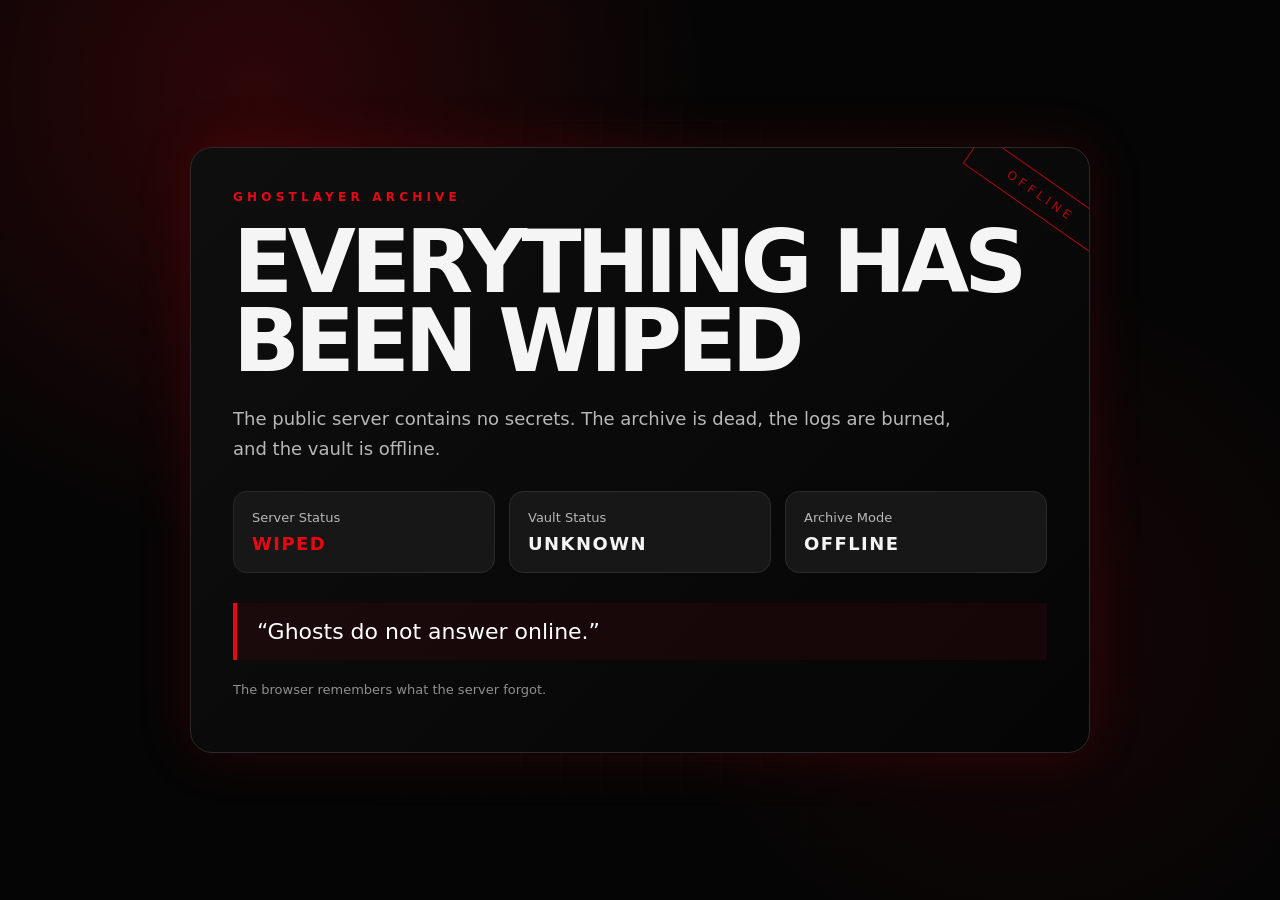
<file: index.html>
<!doctype html>
<html lang="en">
<head>
  <meta charset="utf-8">
  <meta name="viewport" content="width=device-width,initial-scale=1">
  <title>Offline Ghost | GhostLayer Archive</title>
  <link rel="manifest" href="./manifest.json">
  <link rel="stylesheet" href="./assets/style.css">
</head>
<body>
  <!-- ghosts do not live on servers -->
  <main class="shell">
    <section class="panel">
      <p class="eyebrow">GHOSTLAYER ARCHIVE</p>
      <h1>Everything Has Been Wiped</h1>
      <p class="lead">
        The public server contains no secrets. The archive is dead, the logs are burned,
        and the vault is offline.
      </p>
      <div class="status-grid">
        <div><span>Server Status</span><strong class="red">WIPED</strong></div>
        <div><span>Vault Status</span><strong>UNKNOWN</strong></div>
        <div><span>Archive Mode</span><strong>OFFLINE</strong></div>
      </div>
      <blockquote>“Ghosts do not answer online.”</blockquote>
      <p class="tiny">The browser remembers what the server forgot.</p>
    </section>
  </main>
  <script src="./assets/ghost.js"></script>
</body>
</html>
</file>
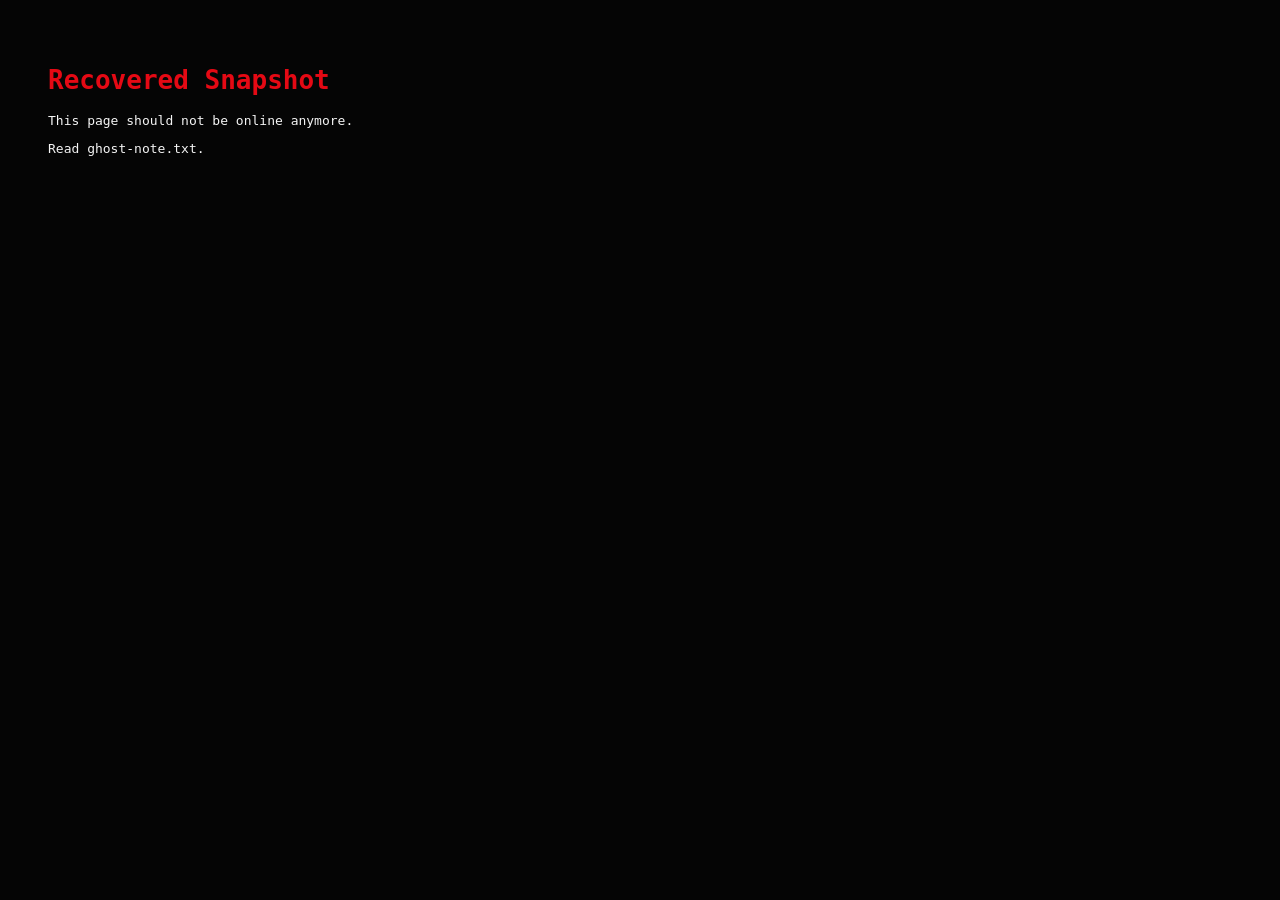
<file: old/index.html>
<!doctype html><html><head><meta charset="utf-8"><title>Recovered GhostLayer Snapshot</title></head><body style="background:#050505;color:#f5f5f5;font-family:monospace;padding:40px"><h1 style="color:#e50914">Recovered Snapshot</h1><p>This page should not be online anymore.</p><p>Read <code>ghost-note.txt</code>.</p></body></html>
</file>
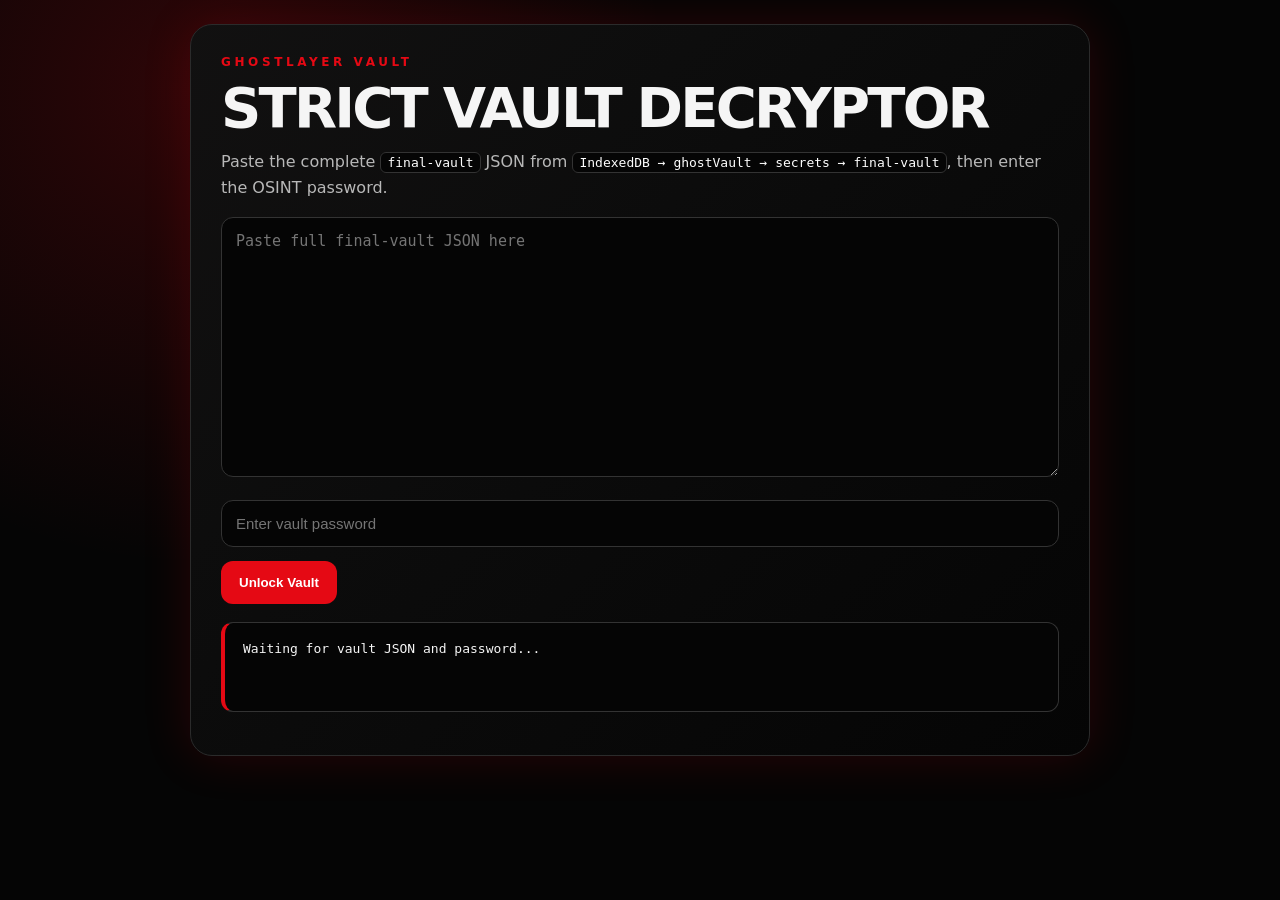
<file: tools/decrypt_vault.html>
<!doctype html>
<html lang="en">
<head>
<meta charset="utf-8">
<meta name="viewport" content="width=device-width,initial-scale=1">
<title>Offline Ghost Strict Decryptor</title>
<style>
:root{--bg:#050505;--panel:#111;--text:#f5f5f5;--muted:#b8b8b8;--red:#e50914;--line:#2b2b2b}
*{box-sizing:border-box}
body{margin:0;min-height:100vh;padding:24px;background:radial-gradient(circle at 15% 10%,rgba(229,9,20,.18),transparent 35%),var(--bg);color:var(--text);font-family:system-ui,-apple-system,BlinkMacSystemFont,"Segoe UI",sans-serif}
.box{width:min(900px,100%);margin:auto;background:linear-gradient(135deg,rgba(17,17,17,.98),rgba(5,5,5,.98));border:1px solid var(--line);border-radius:22px;padding:30px;box-shadow:0 0 48px rgba(229,9,20,.16)}
.tag{color:var(--red);font-weight:800;letter-spacing:.3em;font-size:12px;margin-bottom:14px}
h1{margin:0 0 16px;font-size:clamp(32px,6vw,56px);line-height:.9;text-transform:uppercase;letter-spacing:-.05em}
p{color:var(--muted);line-height:1.6}
input,textarea{width:100%;padding:14px;background:#050505;border:1px solid #333;color:white;border-radius:12px;font-size:15px;outline:none}
textarea{min-height:260px;font-family:ui-monospace,Menlo,Consolas,monospace}
input:focus,textarea:focus{border-color:var(--red)}
button{margin-top:14px;padding:14px 18px;background:var(--red);color:white;border:0;border-radius:12px;font-weight:800;cursor:pointer}
pre{white-space:pre-wrap;word-break:break-word;margin-top:18px;padding:18px;background:#050505;border:1px solid #333;border-left:4px solid var(--red);border-radius:12px;min-height:90px;color:#f5f5f5}
code{background:#050505;border:1px solid #333;padding:2px 6px;border-radius:6px;color:#fff}
</style>
</head>
<body>
<main class="box">
  <div class="tag">GHOSTLAYER VAULT</div>
  <h1>Strict Vault Decryptor</h1>
  <p>
    Paste the complete <code>final-vault</code> JSON from
    <code>IndexedDB → ghostVault → secrets → final-vault</code>, then enter the OSINT password.
  </p>
  <textarea id="vault" placeholder='Paste full final-vault JSON here'></textarea>
  <br><br>
  <input id="password" placeholder="Enter vault password" autocomplete="off">
  <button id="unlock">Unlock Vault</button>
  <pre id="output">Waiting for vault JSON and password...</pre>
</main>

<script>
function b64ToBytes(b64){
  const binary=atob(b64);
  const bytes=new Uint8Array(binary.length);
  for(let i=0;i<binary.length;i++) bytes[i]=binary.charCodeAt(i);
  return bytes;
}
function bytesToText(bytes){return new TextDecoder().decode(bytes);}

async function decryptVault(vault,password){
  const enc=new TextEncoder();
  const baseKey=await crypto.subtle.importKey("raw",enc.encode(password),"PBKDF2",false,["deriveKey"]);
  const key=await crypto.subtle.deriveKey(
    {name:"PBKDF2",salt:b64ToBytes(vault.salt),iterations:Number(vault.iterations),hash:"SHA-256"},
    baseKey,
    {name:"AES-GCM",length:256},
    false,
    ["decrypt"]
  );
  const plaintext=await crypto.subtle.decrypt(
    {name:"AES-GCM",iv:b64ToBytes(vault.iv)},
    key,
    b64ToBytes(vault.ciphertext)
  );
  return bytesToText(new Uint8Array(plaintext));
}

document.getElementById("unlock").addEventListener("click",async()=>{
  const output=document.getElementById("output");
  const raw=document.getElementById("vault").value.trim();
  const password=document.getElementById("password").value.trim();
  if(!raw || !password){output.textContent="Paste vault JSON and enter password first.";return;}
  let vault;
  try{vault=JSON.parse(raw);}catch(e){output.textContent="Invalid JSON. Copy the complete final-vault object.";return;}
  for(const k of ["salt","iv","ciphertext","iterations"]){
    if(!(k in vault)){output.textContent="Missing field in vault JSON: "+k;return;}
  }
  output.textContent="Trying to unlock vault...";
  try{
    const result=await decryptVault(vault,password);
    output.textContent="[+] Vault unlocked:\n"+result;
  }catch(e){
    output.textContent="[-] Wrong password or corrupted vault JSON.";
  }
});
</script>
</body>
</html>
</file>
<file: assets/style.css>
*{box-sizing:border-box}:root{--bg:#050505;--panel:#0f0f0f;--panel2:#171717;--text:#f5f5f5;--muted:#b8b8b8;--red:#e50914;--line:#2b2b2b}html,body{margin:0;min-height:100%;background:radial-gradient(circle at 20% 10%,rgba(229,9,20,.18),transparent 35%),radial-gradient(circle at 80% 70%,rgba(229,9,20,.08),transparent 30%),var(--bg);color:var(--text);font-family:Inter,system-ui,-apple-system,BlinkMacSystemFont,"Segoe UI",sans-serif}body:before{content:"";position:fixed;inset:0;pointer-events:none;background:linear-gradient(rgba(255,255,255,.025) 1px,transparent 1px),linear-gradient(90deg,rgba(255,255,255,.025) 1px,transparent 1px);background-size:40px 40px;mask-image:radial-gradient(circle,black,transparent 75%)}.shell{min-height:100vh;display:grid;place-items:center;padding:32px}.panel{width:min(900px,100%);border:1px solid var(--line);background:linear-gradient(135deg,rgba(15,15,15,.96),rgba(5,5,5,.96));box-shadow:0 0 55px rgba(229,9,20,.16);padding:42px;border-radius:22px;position:relative;overflow:hidden}.panel:after{content:"OFFLINE";position:absolute;right:-34px;top:30px;transform:rotate(35deg);border:1px solid var(--red);color:var(--red);letter-spacing:.35em;padding:10px 42px;font-size:12px;opacity:.75}.eyebrow{color:var(--red);letter-spacing:.35em;font-size:12px;font-weight:800;margin:0 0 18px}h1{margin:0;font-size:clamp(40px,8vw,88px);line-height:.9;letter-spacing:-.06em;text-transform:uppercase}.lead{color:var(--muted);font-size:18px;line-height:1.65;max-width:720px;margin:24px 0}.status-grid{display:grid;grid-template-columns:repeat(3,1fr);gap:14px;margin:28px 0}.status-grid div{background:var(--panel2);border:1px solid var(--line);padding:18px;border-radius:14px}.status-grid span{display:block;color:var(--muted);font-size:13px;margin-bottom:8px}.status-grid strong{font-size:18px;letter-spacing:.08em}.red{color:var(--red)}blockquote{margin:30px 0 0;border-left:4px solid var(--red);padding:16px 20px;background:rgba(229,9,20,.07);color:white;font-size:22px}code{background:#111;border:1px solid #333;padding:2px 6px;border-radius:6px}.tiny{margin-top:22px;color:#8f8f8f;font-size:13px}@media(max-width:720px){.panel{padding:26px}.status-grid{grid-template-columns:1fr}.panel:after{display:none}}
</file>
